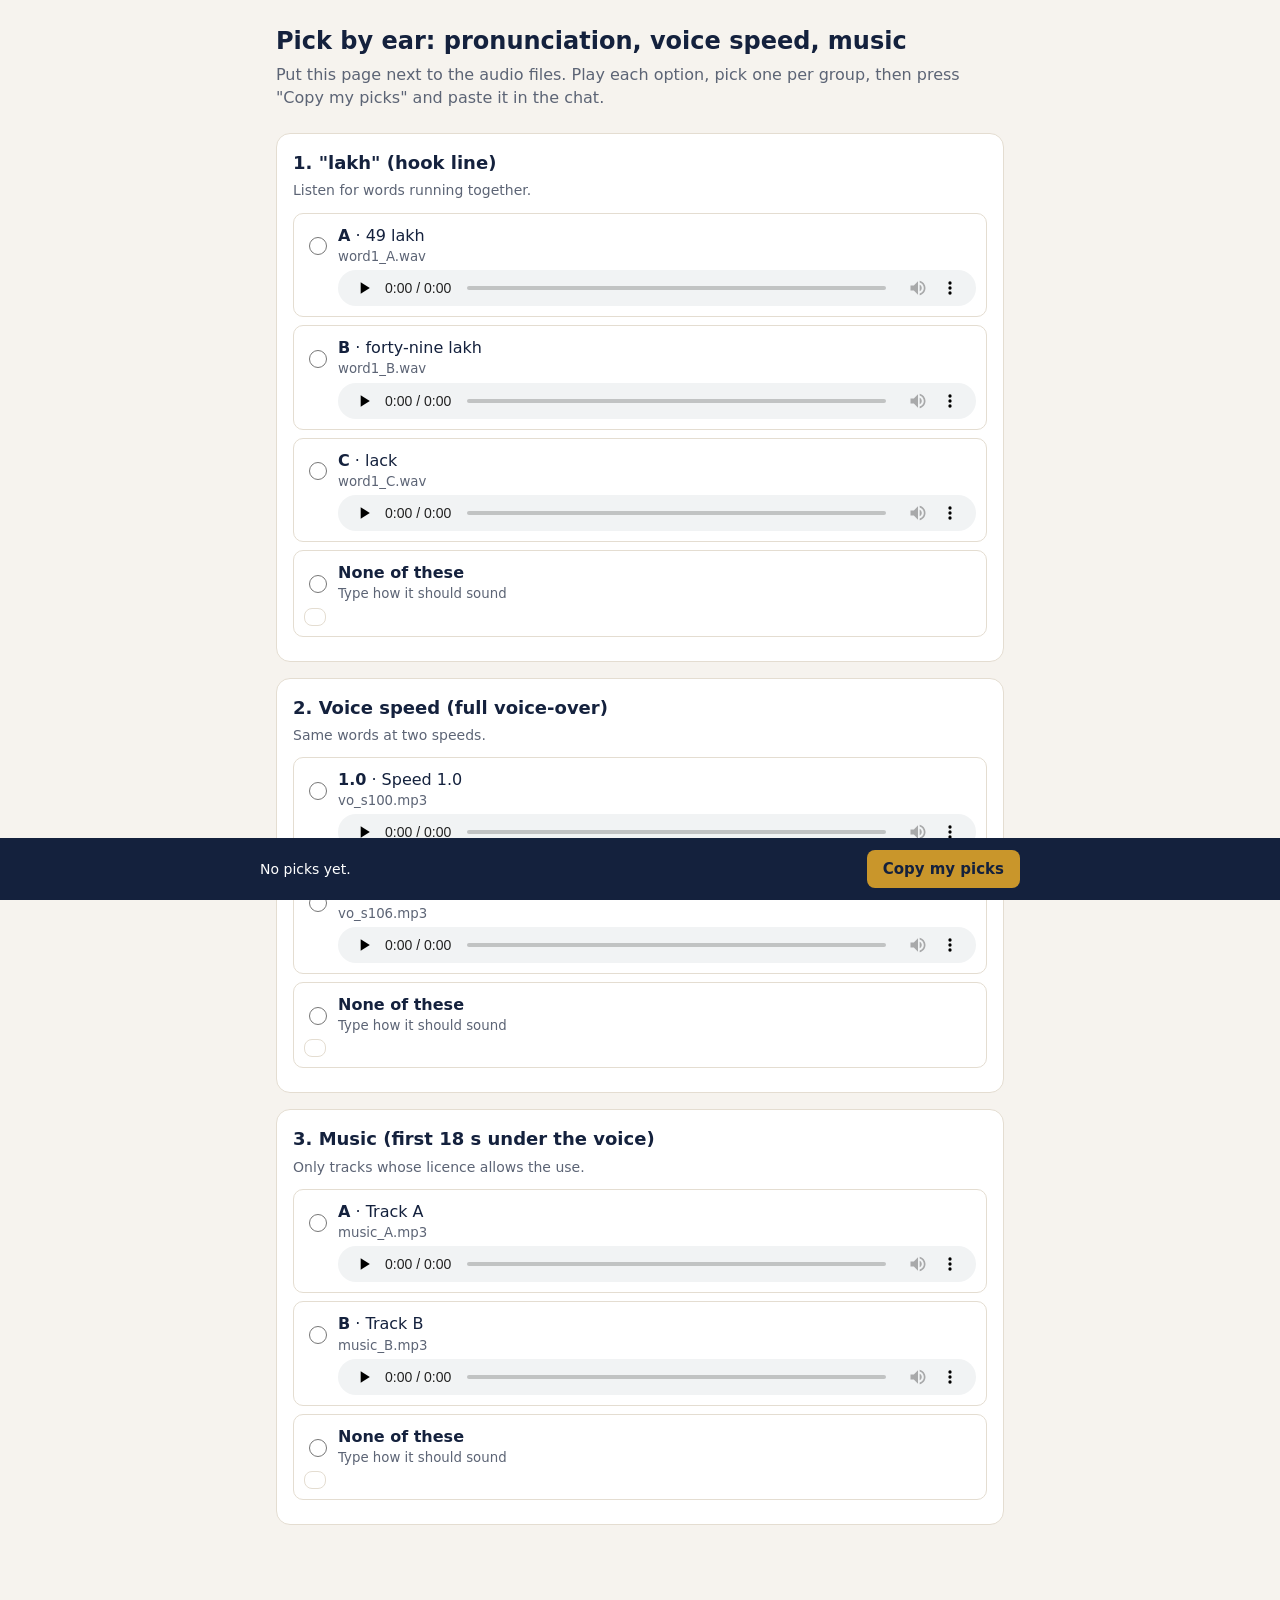
<file: video-studio/templates/reel-project/pick.html>
<!doctype html>
<html lang="en">
<head>
<meta charset="utf-8">
<meta name="viewport" content="width=device-width, initial-scale=1">
<title>Pick by Ear</title>
<style>
  :root { --bg:#f6f3ee; --card:#fff; --ink:#14213d; --muted:#5c6475; --gold:#c9962b; --line:#e4ddd1; --sel:#fff6e3; }
  * { box-sizing:border-box; }
  body { margin:0; background:var(--bg); color:var(--ink); font:16px/1.45 system-ui, "Segoe UI", sans-serif; }
  main { max-width:760px; margin:0 auto; padding:24px 16px 120px; }
  h1 { font-size:24px; margin:0 0 4px; }
  .sub { color:var(--muted); margin:0 0 24px; }
  section { background:var(--card); border:1px solid var(--line); border-radius:14px; padding:16px; margin-bottom:16px; }
  h2 { font-size:18px; margin:0 0 4px; }
  .note { color:var(--muted); font-size:14px; margin:0 0 12px; }
  label.opt { display:grid; grid-template-columns:24px 1fr; gap:4px 10px; align-items:center; padding:10px; border:1px solid var(--line); border-radius:10px; margin-bottom:8px; cursor:pointer; }
  label.opt:has(input:checked) { background:var(--sel); border-color:var(--gold); }
  label.opt input { accent-color:var(--gold); width:18px; height:18px; }
  .txt b { font-weight:650; }
  .txt small { color:var(--muted); display:block; }
  audio { grid-column:2; width:100%; height:36px; }
  .own { width:100%; padding:8px 10px; border:1px solid var(--line); border-radius:8px; font:inherit; }
  .bar { position:fixed; left:0; right:0; bottom:0; background:var(--ink); color:#fff; padding:12px 16px; }
  .bar .in { max-width:760px; margin:0 auto; display:flex; gap:12px; align-items:center; flex-wrap:wrap; }
  #summary { flex:1; min-width:200px; font-size:14px; }
  button { background:var(--gold); color:#14213d; border:0; border-radius:8px; padding:10px 16px; font:600 15px system-ui, sans-serif; cursor:pointer; }
</style>
</head>
<body>
<main>
  <h1>Pick by ear: pronunciation, voice speed, music</h1>
  <p class="sub">Put this page next to the audio files. Play each option, pick one per group, then press "Copy my picks" and paste it in the chat.</p>
  <div id="groups"></div>
</main>
<div class="bar"><div class="in"><span id="summary">No picks yet.</span><button id="copy">Copy my picks</button></div></div>
<script>
const GROUPS = [
  // EDIT THIS LIST for each reel. One group per decision; each option = [key, label, audio file next to this page].
  // Render 3-4 spellings of every tricky word with the reel's own TTS voice; read each back with Whisper first
  // and drop broken ones. The same page works for voice speed and music previews.
  { id:"word1", title:'1. "lakh" (hook line)', note:"Listen for words running together.", opts:[
    ["A","49 lakh","word1_A.wav"], ["B","forty-nine lakh","word1_B.wav"], ["C","lack","word1_C.wav"] ]},
  { id:"speed", title:"2. Voice speed (full voice-over)", note:"Same words at two speeds.", opts:[
    ["1.0","Speed 1.0","vo_s100.mp3"], ["1.06","Speed 1.06","vo_s106.mp3"] ]},
  { id:"music", title:"3. Music (first 18 s under the voice)", note:"Only tracks whose licence allows the use.", opts:[
    ["A","Track A","music_A.mp3"], ["B","Track B","music_B.mp3"] ]},
];
const root = document.getElementById("groups");
for (const g of GROUPS) {
  const s = document.createElement("section");
  s.innerHTML = `<h2>${g.title}</h2><p class="note">${g.note}</p>`;
  for (const [key, label, file] of g.opts) {
    const l = document.createElement("label"); l.className = "opt";
    l.innerHTML = `<input type="radio" name="${g.id}" value="${key}"><span class="txt"><b>${key}</b> · ${label}<small>${file}</small></span><audio controls preload="none" src="${file}"></audio>`;
    s.appendChild(l);
  }
  const o = document.createElement("label"); o.className = "opt";
  o.innerHTML = `<input type="radio" name="${g.id}" value="own"><span class="txt"><b>None of these</b><small>Type how it should sound</small></span><input class="own" data-for="${g.id}" placeholder="e.g. say it like ...">`;
  s.appendChild(o);
  root.appendChild(s);
}
function summary() {
  const parts = GROUPS.map(g => {
    const r = document.querySelector(`input[name="${g.id}"]:checked`);
    if (!r) return null;
    if (r.value === "own") return `${g.id}: none, "${document.querySelector(`.own[data-for="${g.id}"]`).value.trim()}"`;
    return `${g.id} ${r.value}`;
  }).filter(Boolean);
  return parts.length ? parts.join(", ") : "";
}
function refresh() { const t = summary(); document.getElementById("summary").textContent = t || "No picks yet."; }
document.addEventListener("change", refresh);
document.addEventListener("input", e => {
  if (e.target.classList.contains("own")) { document.querySelector(`input[name="${e.target.dataset.for}"][value="own"]`).checked = true; }
  refresh();
});
// one sample plays at a time
document.addEventListener("play", e => { document.querySelectorAll("audio").forEach(a => { if (a !== e.target) a.pause(); }); }, true);
document.getElementById("copy").addEventListener("click", async () => {
  const t = summary() || "No picks yet.";
  try { await navigator.clipboard.writeText(t); document.getElementById("copy").textContent = "Copied"; }
  catch { const ta = document.createElement("textarea"); ta.value = t; document.body.appendChild(ta); ta.select(); document.execCommand("copy"); ta.remove(); document.getElementById("copy").textContent = "Copied"; }
  setTimeout(() => document.getElementById("copy").textContent = "Copy my picks", 1500);
});
</script>
</body>
</html>
</file>
